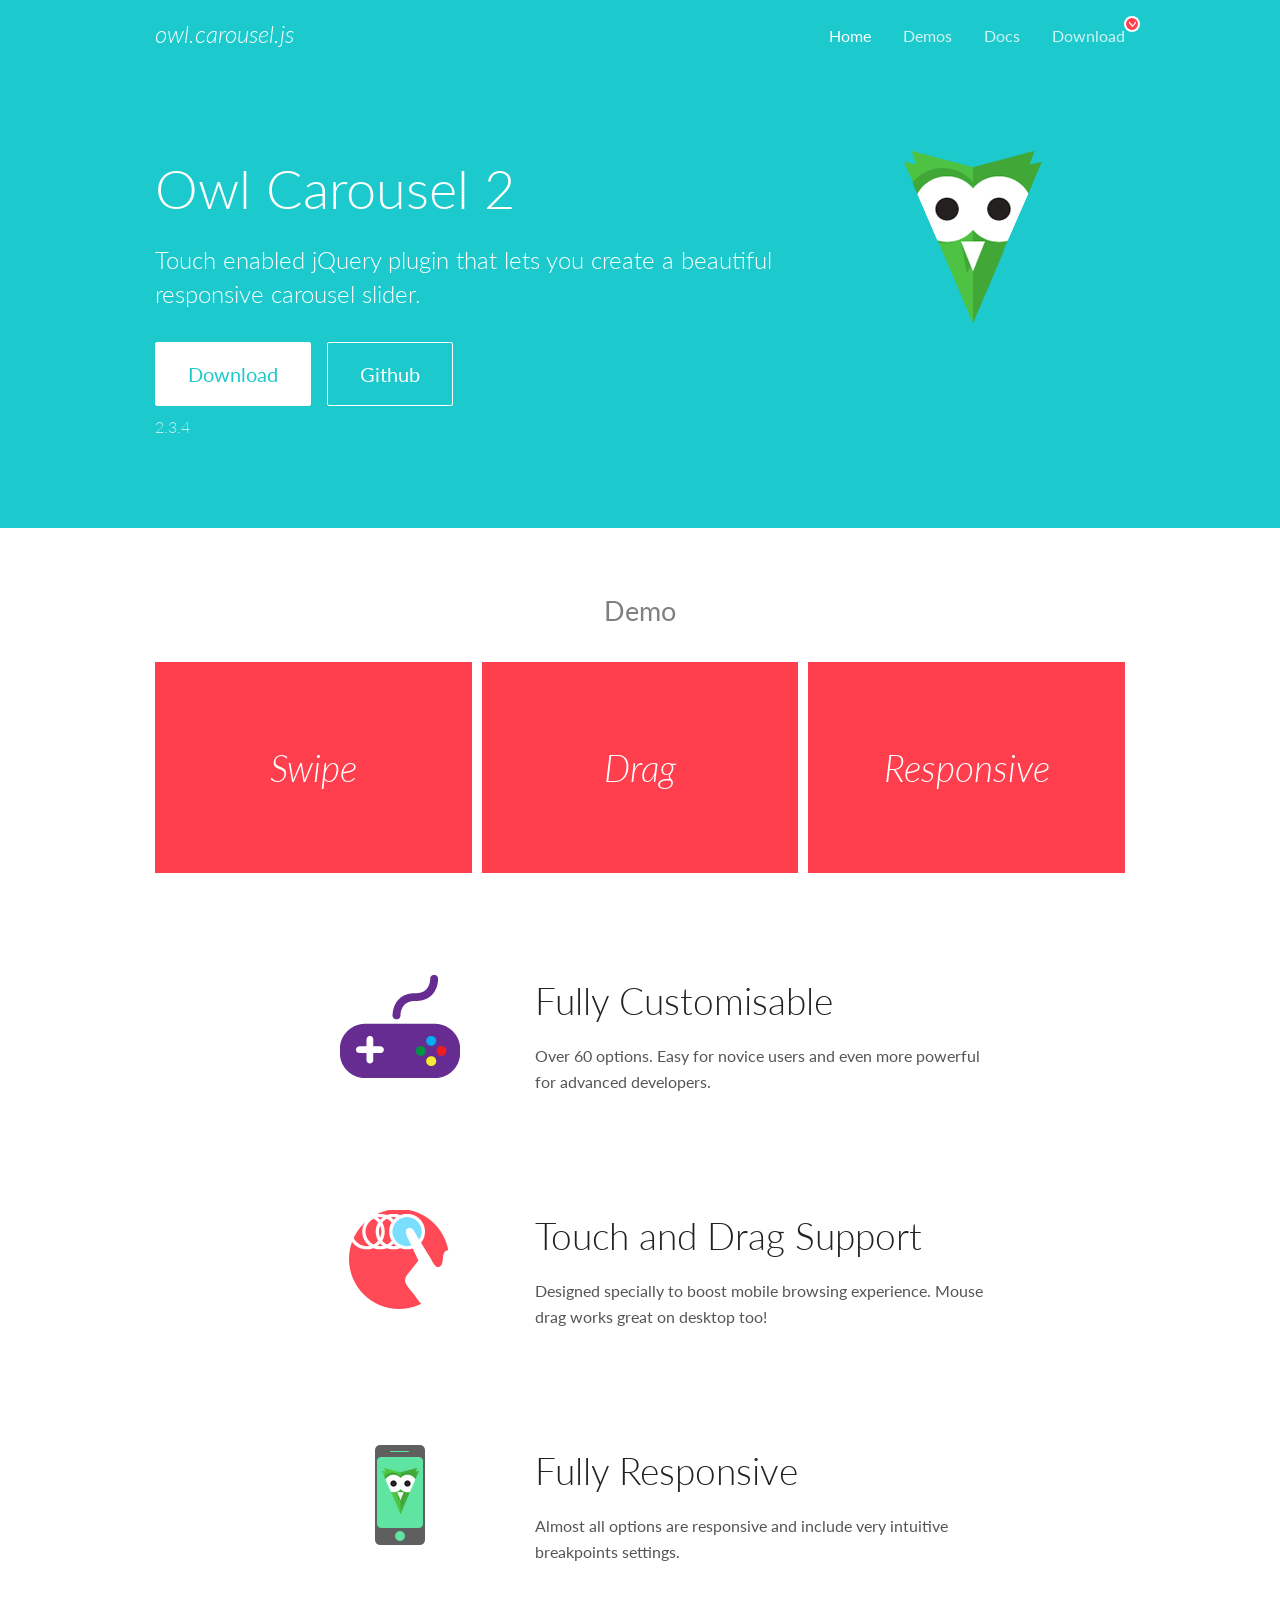
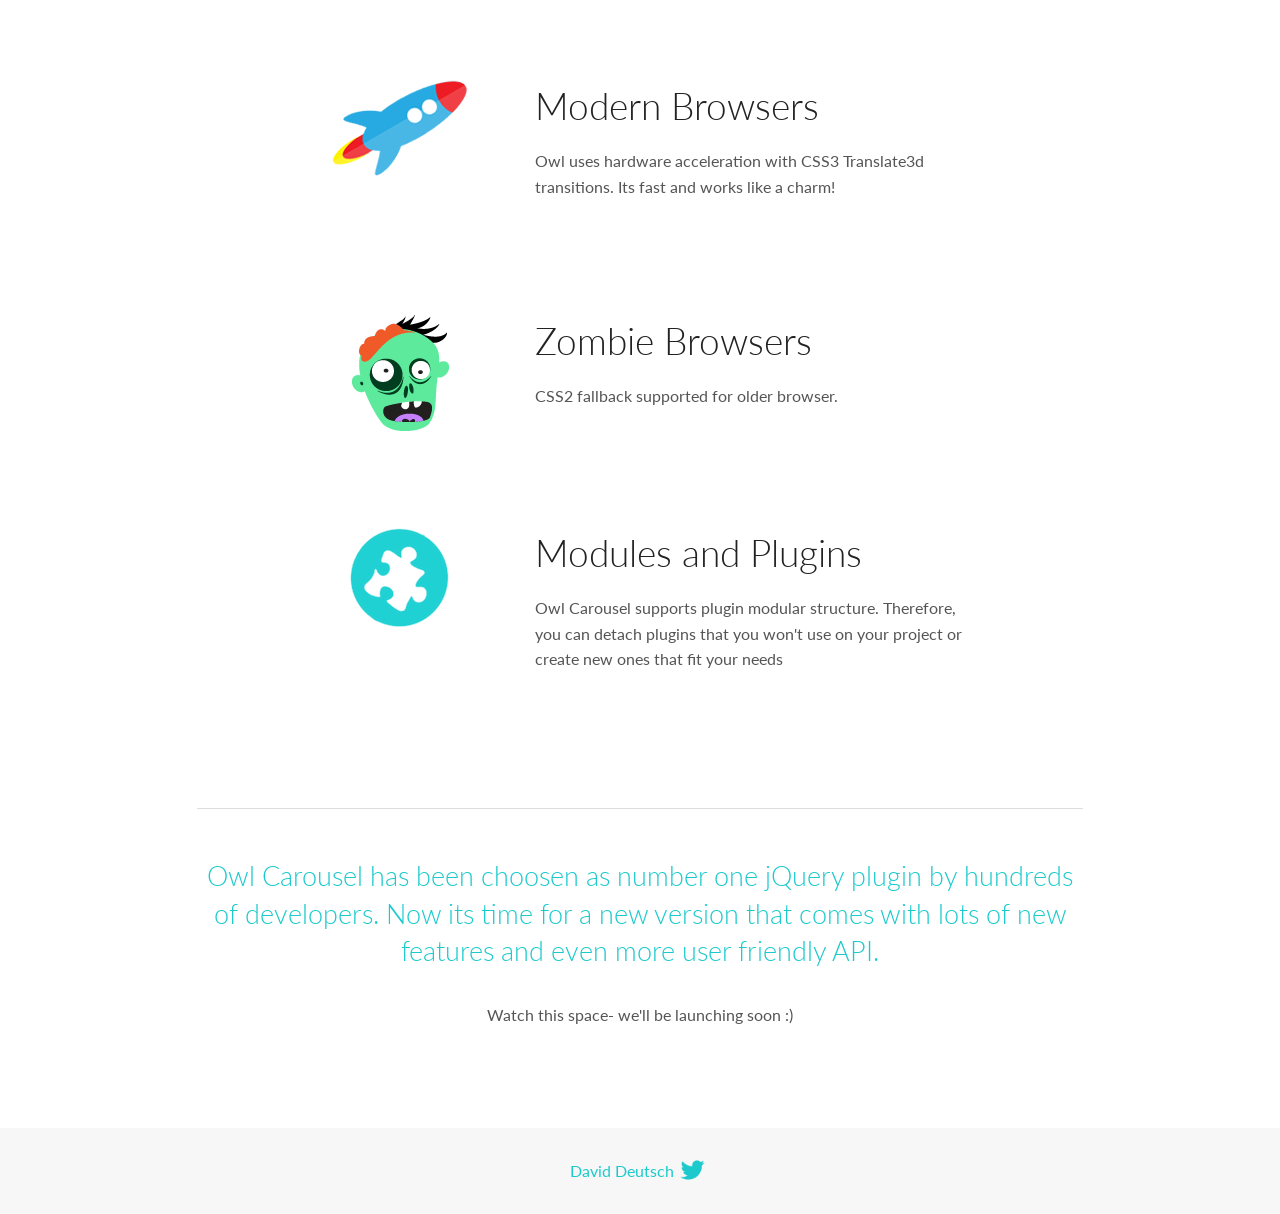
<file: SiteAssets/OwlCarousel2-2.3.4/docs/index.html>
<!DOCTYPE html>
<html lang="en">
  <head>

    <!-- head -->
    <meta charset="utf-8">
    <meta name="msapplication-tap-highlight" content="no" />
    <meta name="viewport" content="width=device-width, initial-scale=1.0" />
    <meta name="description" content="Touch enabled jQuery plugin that lets you create beautiful responsive carousel slider.">
    <meta name="author" content="David Deutsch">
    <title>
      Home | Owl Carousel | 2.3.4
    </title>

    <!-- Stylesheets -->
    <link href='https://fonts.googleapis.com/css?family=Lato:300,400,700,400italic,300italic' rel='stylesheet' type='text/css'>
    <link rel="stylesheet" href="assets/css/docs.theme.min.css">

    <!-- Owl Stylesheets -->
    <link rel="stylesheet" href="assets/owlcarousel/assets/owl.carousel.min.css">
    <link rel="stylesheet" href="assets/owlcarousel/assets/owl.theme.default.min.css">

    <!-- HTML5 shim and Respond.js IE8 support of HTML5 elements and media queries -->

    <!--[if lt IE 9]>
      <script src="https://oss.maxcdn.com/libs/html5shiv/3.7.0/html5shiv.js"></script>
      <script src="https://oss.maxcdn.com/libs/respond.js/1.3.0/respond.min.js"></script>
    <![endif]-->

    <!-- Favicons -->
    <link rel="apple-touch-icon-precomposed" sizes="144x144" href="assets/ico/apple-touch-icon-144-precomposed.png">
    <link rel="shortcut icon" href="assets/ico/favicon.png">
    <link rel="shortcut icon" href="favicon.ico">

    <!-- Yeah i know js should not be in header. Its required for demos.-->

    <!-- javascript -->
    <script src="assets/vendors/jquery.min.js"></script>
    <script src="assets/owlcarousel/owl.carousel.js"></script>
  </head>
  <body>

    <!-- header -->
    <header class="header">
      <div class="row">
        <div class="large-12 columns">
          <div class="brand left">
            <h3>
              <a href="/OwlCarousel2/">owl.carousel.js</a> 
            </h3>
          </div>
          <a id="toggle-nav" class="right">
            <span></span> <span></span> <span></span> 
          </a> 
          <div class="nav-bar">
            <ul class="clearfix">
              <li class="active">
                <a href="/OwlCarousel2/index.html">Home</a> 
              </li>
              <li> <a href="/OwlCarousel2/demos/demos.html">Demos</a>  </li>
              <li> <a href="/OwlCarousel2/docs/started-welcome.html">Docs</a>  </li>
              <li>
                <a href="https://github.com/OwlCarousel2/OwlCarousel2/archive/2.3.4.zip">Download</a> 
                <span class="download"></span> 
              </li>
            </ul>
          </div>
        </div>
      </div>
    </header>

    <!-- home panel -->
    <section id="hero">
      <div class="row">
        <div class="large-8 medium-8 columns">
          <h1>Owl Carousel 2</h1>
          <h4>Touch enabled jQuery plugin that lets you create a beautiful responsive carousel slider.</h4>
          <a href="https://github.com/OwlCarousel2/OwlCarousel2/archive/2.3.4.zip" class="hero-button">Download</a> 
          <a href="https://github.com/OwlCarousel2/OwlCarousel2" class="hero-button outline">Github</a> 
          <p>2.3.4</p>
        </div>
        <div class="large-4 medium-4 columns">
          <img class="owl-logo" src="assets/img/owl-logo.png" alt="mr. Owl">
        </div>
      </div>
    </section>

    <!-- body -->
    <div class="home-demo">
      <div class="row">
        <div class="large-12 columns">
          <h3>Demo</h3>
          <div class="owl-carousel">
            <div class="item">
              <h2>Swipe</h2>
            </div>
            <div class="item">
              <h2>Drag</h2>
            </div>
            <div class="item">
              <h2>Responsive</h2>
            </div>
            <div class="item">
              <h2>CSS3</h2>
            </div>
            <div class="item">
              <h2>Fast</h2>
            </div>
            <div class="item">
              <h2>Easy</h2>
            </div>
            <div class="item">
              <h2>Free</h2>
            </div>
            <div class="item">
              <h2>Upgradable</h2>
            </div>
            <div class="item">
              <h2>Tons of options</h2>
            </div>
            <div class="item">
              <h2>Infinity</h2>
            </div>
            <div class="item">
              <h2>Auto Width</h2>
            </div>
          </div>
        </div>
      </div>
    </div>
    <script>
      var owl = $('.owl-carousel');
      owl.owlCarousel({
        margin: 10,
        loop: true,
        responsive: {
          0: {
            items: 1
          },
          600: {
            items: 2
          },
          1000: {
            items: 3
          }
        }
      })
    </script>

    <!-- features -->
    <div id="features">
      <div class="row">
        <div class="small-12 medium-9 small-centered columns">
          <section class="row feature">
            <div class="medium-4 small-12 columns">
              <img src="assets/img/feature-options.png" alt="">
            </div>
            <div class="medium-8 small-12 columns">
              <h2>Fully Customisable</h2>
              <p>Over 60 options. Easy for novice users and even more powerful for advanced developers.</p>
            </div>
          </section>
          <section class="row feature">
            <div class="medium-4 small-12 columns">
              <img src="assets/img/feature-drag.png" alt="">
            </div>
            <div class="medium-8 small-12 columns">
              <h2>Touch and Drag Support</h2>
              <p>Designed specially to boost mobile browsing experience. Mouse drag works great on desktop too!</p>
            </div>
          </section>
          <section class="row feature">
            <div class="medium-4 small-12 columns">
              <img src="assets/img/feature-responsive.png" alt="">
            </div>
            <div class="medium-8 small-12 columns">
              <h2>Fully Responsive</h2>
              <p>Almost all options are responsive and include very intuitive breakpoints settings.</p>
            </div>
          </section>
          <section class="row feature">
            <div class="medium-4 small-12 columns">
              <img src="assets/img/feature-modern.png" alt="">
            </div>
            <div class="medium-8 small-12 columns">
              <h2>Modern Browsers</h2>
              <p>Owl uses hardware acceleration with CSS3 Translate3d transitions. Its fast and works like a charm! </p>
            </div>
          </section>
          <section class="row feature">
            <div class="medium-4 small-12 columns">
              <img src="assets/img/feature-zombie.png" alt="">
            </div>
            <div class="medium-8 small-12 columns">
              <h2>Zombie Browsers</h2>
              <p>CSS2 fallback supported for older browser.</p>
            </div>
          </section>
          <section class="row feature">
            <div class="medium-4 small-12 columns">
              <img src="assets/img/feature-module.png" alt="">
            </div>
            <div class="medium-8 small-12 columns">
              <h2>Modules and Plugins</h2>
              <p>Owl Carousel supports plugin modular structure. Therefore, you can detach plugins that you won&#x27;t use on your project or create new ones that fit your needs</p>
            </div>
          </section>
        </div>
      </div>
    </div>

    <!-- footer -->
    <section id="teaser-text">
      <div class="row">
        <div class="small-12 medium-11 small-centered columns">
          <hr>
          <h3 id="owl-carousel-has-been-choosen-as-number-one-jquery-plugin-by-hundreds-of-developers-now-its-time-for-a-new-version-that-comes-with-lots-of-new-features-and-even-more-user-friendly-api-">Owl Carousel has been choosen as number one jQuery plugin by hundreds of developers. Now its time for a new version that comes with lots of new features and even more user friendly API.</h3>
          <p>Watch this space- we&#39;ll be launching soon :)</p>
        </div>
      </div>
    </section>

    <!-- footer -->
    <footer class="footer">
      <div class="row">
        <div class="large-12 columns">
          <h5>
            <a href="/OwlCarousel2/docs/support-contact.html">David Deutsch</a> 
            <a id="custom-tweet-button" href="https://twitter.com/share?url=https://github.com/OwlCarousel2/OwlCarousel2&text=Owl Carousel - This is so awesome! " target="_blank"></a> 
          </h5>
        </div>
      </div>
    </footer>

    <!-- vendors -->
    <script src="assets/vendors/highlight.js"></script>
    <script src="assets/js/app.js"></script>
  </body>
</html>
</file>
